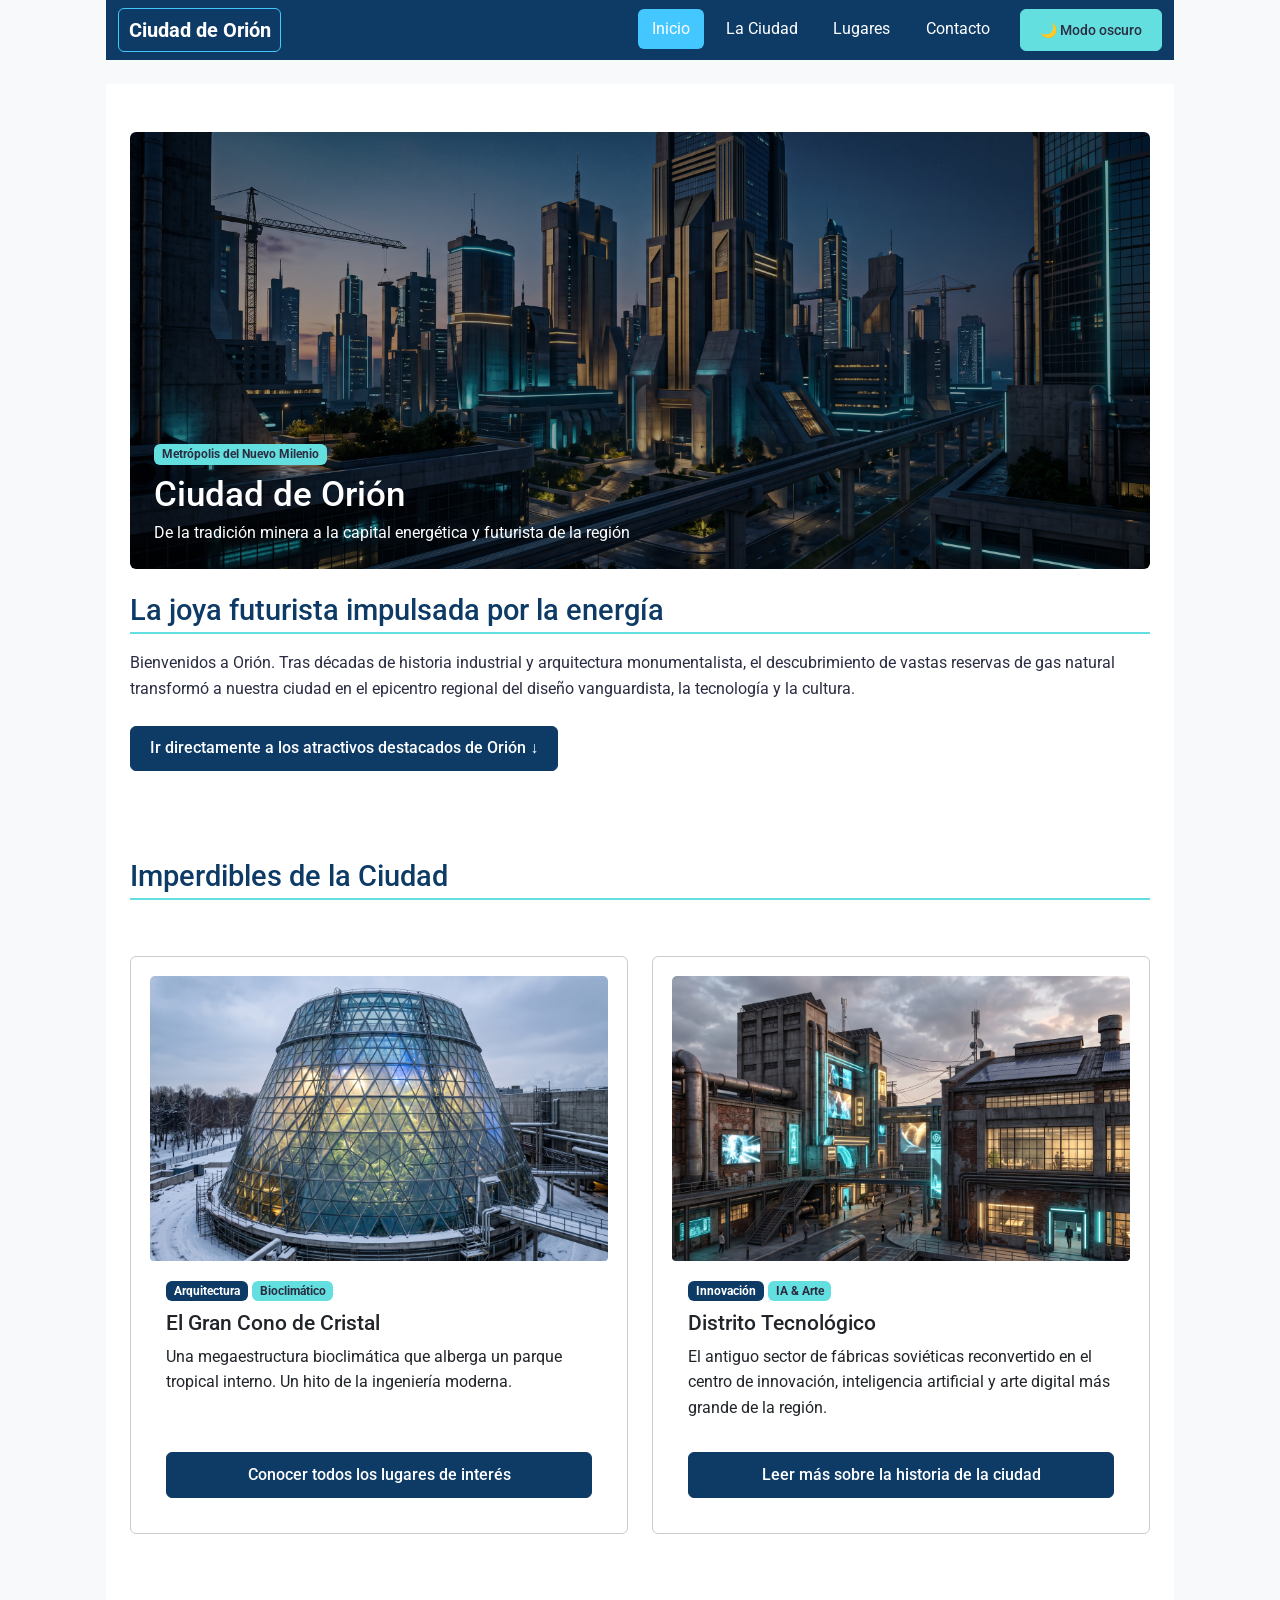
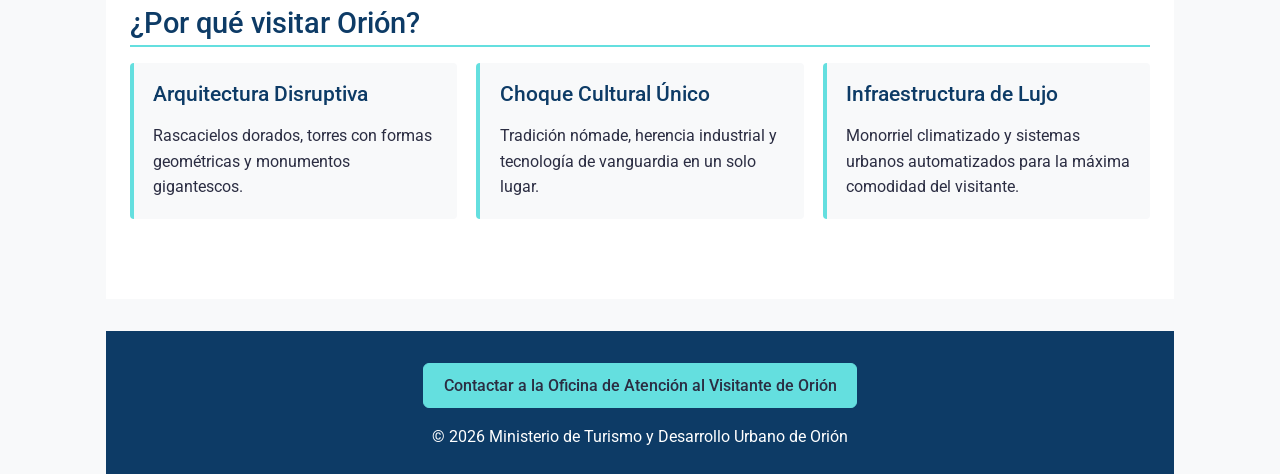
<file: index.html>
<!DOCTYPE html>
<html lang="es">
<head>
    <meta charset="UTF-8">
    <meta name="viewport" content="width=device-width, initial-scale=1.0">
    <title>Ciudad de Orión - Inicio</title>

    <link rel="preconnect" href="https://fonts.googleapis.com">
    <link rel="preconnect" href="https://fonts.gstatic.com" crossorigin>
    <link href="https://fonts.googleapis.com/css2?family=Roboto:wght@400;500;700&display=swap" rel="stylesheet">

    <link href="https://cdn.jsdelivr.net/npm/bootstrap@5.3.3/dist/css/bootstrap.min.css" rel="stylesheet">
    <link rel="stylesheet" href="css/estilos.css">
</head>
<body>

    <header class="header-sticky">
        <nav class="navbar navbar-expand-lg navbar-dark bg-orion" aria-label="Navegación principal">
            <div class="container-fluid">
                <a class="navbar-brand fw-bold" href="index.html">Ciudad de Orión</a>
                
                <button class="navbar-toggler" type="button" data-bs-toggle="collapse" data-bs-target="#menuOrion" aria-controls="menuOrion" aria-expanded="false" aria-label="Abrir menú de navegación">
                    <span class="navbar-toggler-icon"></span>
                </button>

                <div class="collapse navbar-collapse justify-content-end" id="menuOrion">
                    <ul class="navbar-nav gap-2">
                        <li class="nav-item">
                            <a class="nav-link active" aria-current="page" href="index.html">Inicio</a>
                        </li>
                        <li class="nav-item">
                            <a class="nav-link" href="ciudad.html">La Ciudad</a>
                        </li>
                        <li class="nav-item">
                            <a class="nav-link" href="lugares.html">Lugares</a>
                        </li>
                        <li class="nav-item">
                            <a class="nav-link" href="contactos.html">Contacto</a>
                        </li>
                        <li class="nav-item">
                            <button id="btn-modo" class="btn btn-orion-claro btn-sm ms-lg-2 mt-2 mt-lg-0" type="button">
                                🌙 Modo oscuro
                            </button>
                        </li>
</li>
                    </ul>
                </div>
            </div>
        </nav>
    </header>

    <main id="contenido-principal">

        <section aria-labelledby="titulo-bienvenida">
            <div class="hero-contenedor">
                <img src="img/heroOrion.jfif" alt="Vista nocturna de los rascacielos futuristas con formas geométricas e iluminación en la ciudad de Orión">
                <div class="hero-texto">
                    <span class="badge bg-orion-secundario mb-2">Metrópolis del Nuevo Milenio</span>
                    <h1 id="titulo-bienvenida">Ciudad de Orión</h1>
                    <p class="mb-0">De la tradición minera a la capital energética y futurista de la región</p>
                </div>
            </div>

            <div class="mt-4">
                <h2>La joya futurista impulsada por la energía</h2>
                <p>
                    Bienvenidos a Orión. Tras décadas de historia industrial y arquitectura monumentalista, el descubrimiento 
                    de vastas reservas de gas natural transformó a nuestra ciudad en el epicentro regional del diseño vanguardista, 
                    la tecnología y la cultura.
                </p>
                <a href="#destacados" class="btn btn-orion">Ir directamente a los atractivos destacados de Orión ↓</a>
            </div>
        </section>

        <section id="destacados" class="container px-0" aria-labelledby="titulo-destacados">
            <h2 id="titulo-destacados">Imperdibles de la Ciudad</h2>

            <div class="row g-4 mt-1">
                <div class="col-12 col-md-6">
                    <article class="card h-100 card-orion">
                        <img src="img/conoCristal.jfif" class="card-img-top m-0" alt="Estructura cónica gigante de vidrio iluminada desde el interior rodeada de nieve">
                        <div class="card-body d-flex flex-column">
                            <div class="mb-2">
                                <span class="badge bg-orion-primario">Arquitectura</span>
                                <span class="badge bg-orion-secundario">Bioclimático</span>
                            </div>
                            <h3 class="card-title">El Gran Cono de Cristal</h3>
                            <p class="card-text">
                                Una megaestructura bioclimática que alberga un parque tropical interno. 
                                Un hito de la ingeniería moderna.
                            </p>
                            <a href="lugares.html" class="btn btn-orion mt-auto">Conocer todos los lugares de interés</a>
                        </div>
                    </article>
                </div>

                <div class="col-12 col-md-6">
                    <article class="card h-100 card-orion">
                        <img src="img/distritoTec.jfif" class="card-img-top m-0" alt="Complejo tecnológico con pantallas digitales y estructuras de acero industrial">
                        <div class="card-body d-flex flex-column">
                            <div class="mb-2">
                                <span class="badge bg-orion-primario">Innovación</span>
                                <span class="badge bg-orion-secundario">IA &amp; Arte</span>
                            </div>
                            <h3 class="card-title">Distrito Tecnológico</h3>
                            <p class="card-text">
                                El antiguo sector de fábricas soviéticas reconvertido en el centro de innovación, 
                                inteligencia artificial y arte digital más grande de la región.
                            </p>
                            <a href="ciudad.html" class="btn btn-orion mt-auto">Leer más sobre la historia de la ciudad</a>
                        </div>
                    </article>
                </div>
            </div>
        </section>

        <section aria-labelledby="titulo-razones">
            <h2 id="titulo-razones">¿Por qué visitar Orión?</h2>
            <div class="razones-flex">
                <div class="razon-item">
                    <h3>Arquitectura Disruptiva</h3>
                    <p class="mb-0">Rascacielos dorados, torres con formas geométricas y monumentos gigantescos.</p>
                </div>
                <div class="razon-item">
                    <h3>Choque Cultural Único</h3>
                    <p class="mb-0">Tradición nómade, herencia industrial y tecnología de vanguardia en un solo lugar.</p>
                </div>
                <div class="razon-item">
                    <h3>Infraestructura de Lujo</h3>
                    <p class="mb-0">Monorriel climatizado y sistemas urbanos automatizados para la máxima comodidad del visitante.</p>
                </div>
            </div>
        </section>

    </main>

    <footer>
        <p>
            <a href="contactos.html" class="btn btn-orion-claro">Contactar a la Oficina de Atención al Visitante de Orión</a>
        </p>
        <p class="mb-0">&copy; 2026 Ministerio de Turismo y Desarrollo Urbano de Orión</p>
    </footer>

    <script src="https://cdn.jsdelivr.net/npm/bootstrap@5.3.3/dist/js/bootstrap.bundle.min.js"></script>
    <script src="js/main.js"></script>
</body>
</html>
</file>
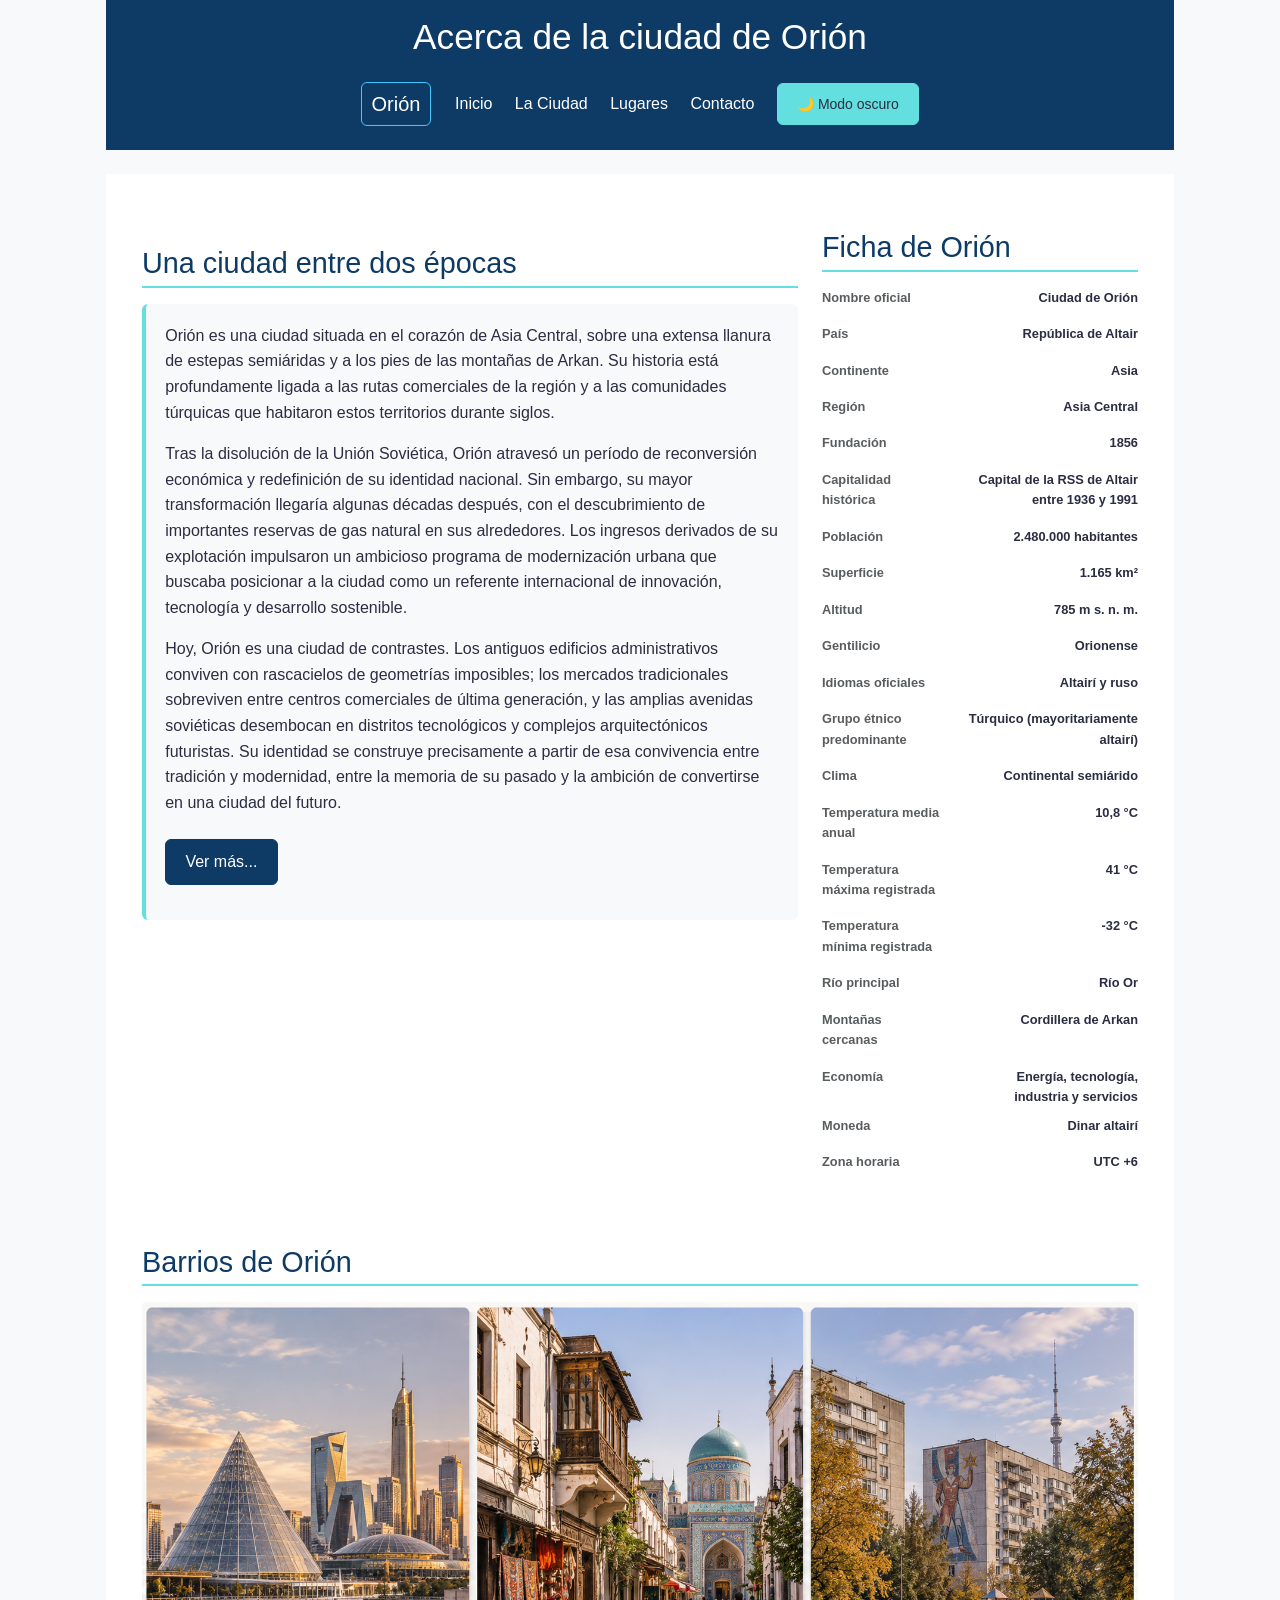
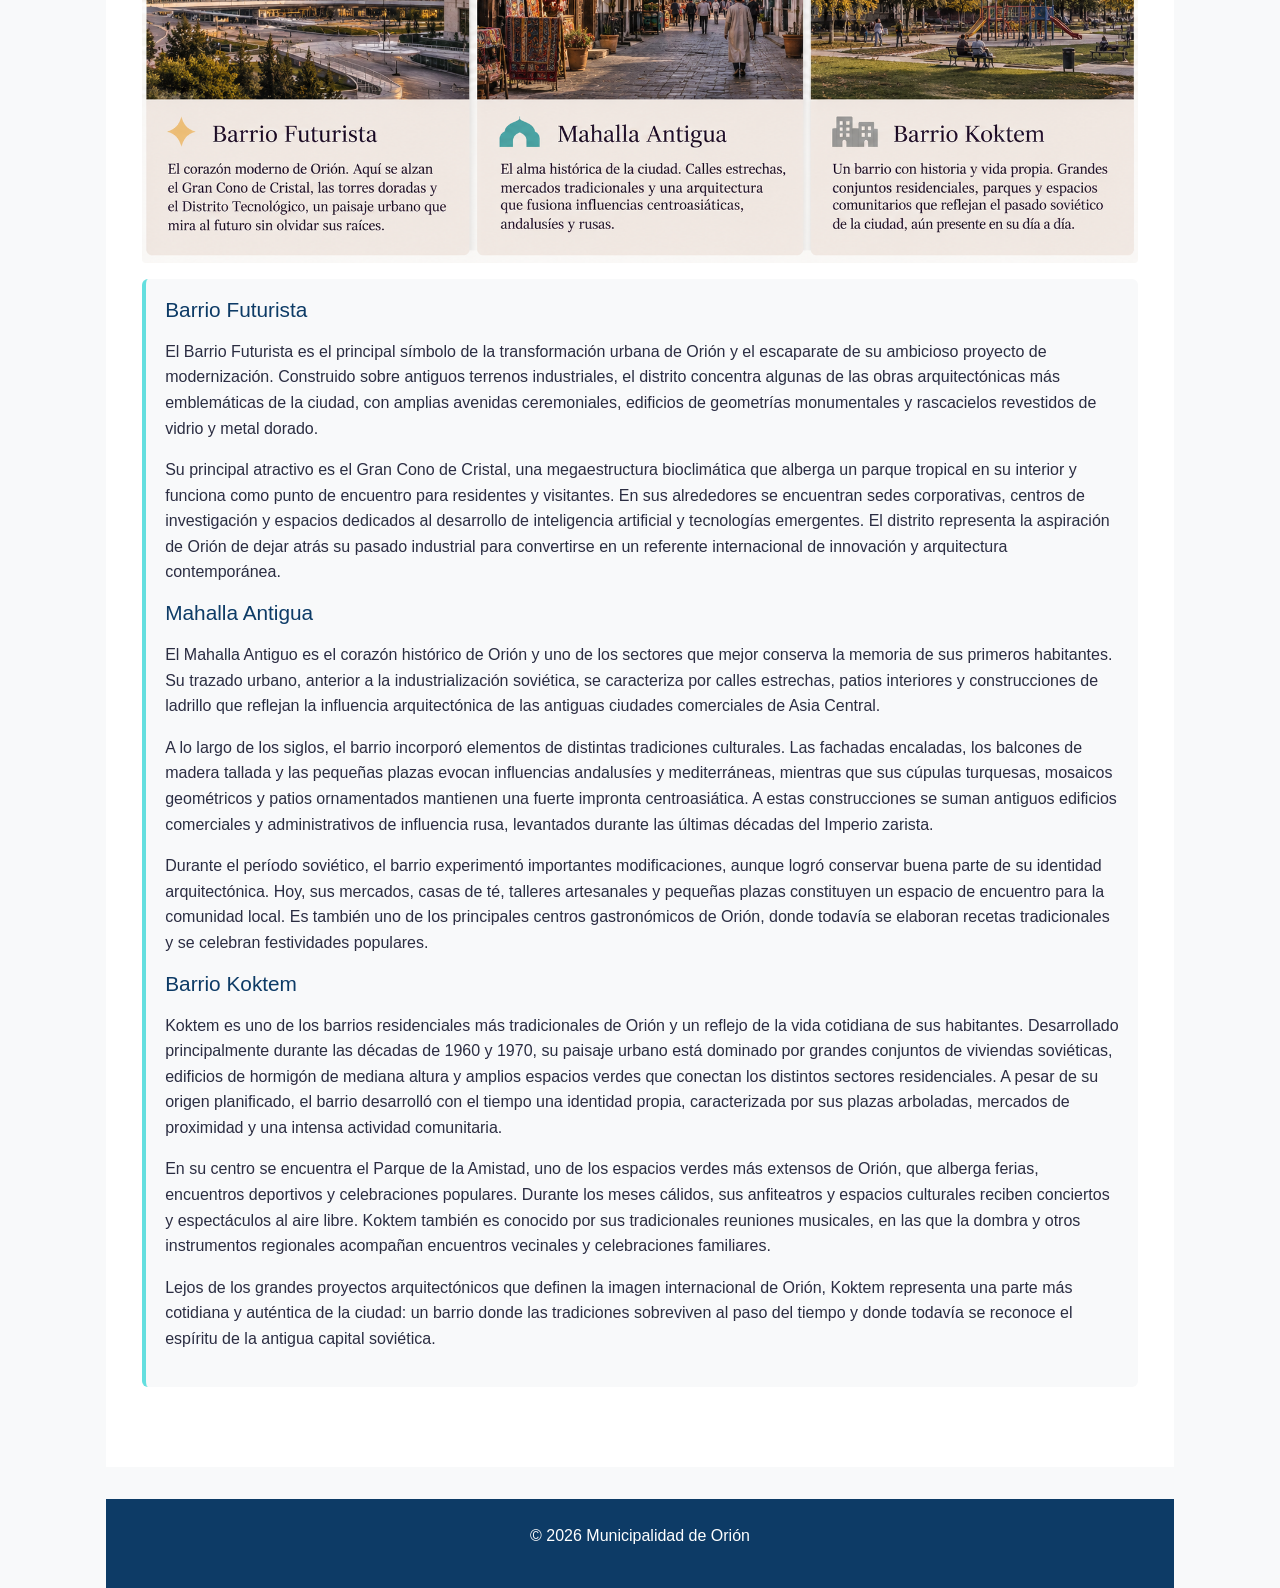
<file: ciudad.html>
<!DOCTYPE html>
<html lang="es">
<head>
    <meta charset="UTF-8">
    <meta name="viewport" content="width=device-width, initial-scale=1.0">
    <title>Acerca de la ciudad de Orión</title>

    <link href="https://cdn.jsdelivr.net/npm/bootstrap@5.3.8/dist/css/bootstrap.min.css" rel="stylesheet" integrity="sha384-sRIl4kxILFvY47J16cr9ZwB07vP4J8+LH7qKQnuqkuIAvNWLzeN8tE5YBujZqJLB" crossorigin="anonymous">
    <!-- Hoja de estilos compartida -->
    <link rel="stylesheet" href="css/estilos.css">
</head>
<body>
    <header>
        <h1>Acerca de la ciudad de Orión</h1>
        <div class="d-lg-flex justify-content-center">
            <nav class="navbar navbar-expand-lg">
                <div class="container-fluid">
                    <a class="navbar-brand" href="index.html">Orión</a>
                    <button class="navbar-toggler" type="button" data-bs-toggle="collapse" data-bs-target="#navbarSupportedContent" aria-controls="navbarSupportedContent" aria-expanded="false" aria-label="Toggle navigation">
                    <span class="navbar-toggler-icon"></span>
                    </button>
                    <div class="collapse navbar-collapse" id="navbarSupportedContent">
                        <ul class="navbar-nav me-auto mb-2 mb-lg-0">
                            <li class="nav-item">
                                <a class="nav-link" href="index.html">Inicio</a>
                            </li>
                            <li class="nav-item">
                                <a class="nav-link active" aria-current="page" href="ciudad.html">La Ciudad</a>
                            </li>
                            <li class="nav-item">
                                <a class="nav-link" href="Lugares.html">Lugares</a>
                            </li>
                            <li class="nav-item">
                                <a class="nav-link" href="contactos.html">Contacto</a>
                            </li>
                            <li class="nav-item">
                                <button id="btn-modo" class="btn btn-orion-claro btn-sm ms-lg-2 mt-2 mt-lg-0" type="button">
                                    🌙 Modo oscuro
                                </button>
                            </li>
                        </ul>
                    </div>
                </div>
            </nav>
        </div>
        
    </header>

    <main> 
        <div class="container">
            <div class="row">
                <section class="col-12 col-lg-8">
                    <h2>Una ciudad entre dos épocas</h2>
                    <article>
                        <p>
                            Orión es una ciudad situada en el corazón de Asia Central, sobre una extensa llanura de estepas semiáridas y a los pies de las montañas de Arkan. Su historia está profundamente ligada a las rutas comerciales de la región y a las comunidades túrquicas que habitaron estos territorios durante siglos.
                        </p>
                       
                        <p>
                            Tras la disolución de la Unión Soviética, Orión atravesó un período de reconversión económica y redefinición de su identidad nacional. Sin embargo, su mayor transformación llegaría algunas décadas después, con el descubrimiento de importantes reservas de gas natural en sus alrededores. Los ingresos derivados de su explotación impulsaron un ambicioso programa de modernización urbana que buscaba posicionar a la ciudad como un referente internacional de innovación, tecnología y desarrollo sostenible.
                        </p>
                        <p>
                            Hoy, Orión es una ciudad de contrastes. Los antiguos edificios administrativos conviven con rascacielos de geometrías imposibles; los mercados tradicionales sobreviven entre centros comerciales de última generación, y las amplias avenidas soviéticas desembocan en distritos tecnológicos y complejos arquitectónicos futuristas. Su identidad se construye precisamente a partir de esa convivencia entre tradición y modernidad, entre la memoria de su pasado y la ambición de convertirse en una ciudad del futuro.
                        </p>
                        <button class="btn btn-primary mb-3" type="button" id="btn-ver-mas" aria-expanded="false" aria-controls="collapseExample">
                            Ver más...
                        </button>
                        <div class="collapse" id="collapseExample">
                            <h3>Identidad y costumbres</h3>
                        <p>
                            La cultura de Orión conserva una fuerte influencia de las tradiciones túrquicas y nómades de Asia Central. La hospitalidad, las reuniones familiares y la gastronomía tradicional ocupan un lugar central en la vida cotidiana. Aunque la ciudad ha experimentado una acelerada modernización, muchas de sus costumbres siguen vinculadas a la vida comunitaria y al legado de las antiguas poblaciones de las estepas.
                        </p>
                        <p>
                            Entre las celebraciones más importantes se encuentra el Nauryz, festividad que marca el comienzo de la primavera y representa la renovación, la prosperidad y la unidad comunitaria. Durante esos días, las plazas se llenan de música, danzas, gastronomía regional y competiciones deportivas tradicionales.
                        </p>
                        <p>
                            Los deportes nómades también mantienen una presencia destacada. Disciplinas como el kok-boru, la lucha tradicional y las competencias ecuestres forman parte de la identidad cultural de la región. Cada año, Orión organiza un festival internacional inspirado en los World Nomad Games, que reúne a participantes de distintos países y comunidades de Asia Central.
                        </p>
                        <p>
                            A pesar de su imagen futurista, la ciudad conserva así un vínculo estrecho con sus raíces culturales: una identidad que no busca reemplazar el pasado, sino integrarlo a una nueva forma de vida urbana.
                        </p>
                        <h3>El nacimiento de una nueva Orión</h3>
                        <p>
                            La transformación económica de Orión no solo modificó su paisaje urbano, sino también su estructura productiva. A partir de la década de 2010, el gobierno de Altair impulsó un ambicioso programa de diversificación económica que buscaba reducir la dependencia de los hidrocarburos y posicionar al país como un referente regional en ciencia y tecnología.
                        </p>
                        <p>
                            El proyecto tuvo como principal protagonista al antiguo cinturón industrial soviético, que fue reconvertido progresivamente en el actual Distrito Tecnológico de Orión. Las antiguas fábricas y plantas de producción dieron paso a centros de investigación, parques de innovación, universidades tecnológicas y sedes de empresas dedicadas al desarrollo de software, inteligencia artificial, robótica y biotecnología.
                        </p>
                        <p>
                            En la actualidad, el distrito concentra buena parte de la infraestructura científica y digital del país. Entre sus instalaciones destacan el Centro Nacional de Inteligencia Artificial, especializado en aprendizaje automático y automatización industrial; el Instituto de Energías Avanzadas, dedicado al desarrollo de tecnologías para la explotación energética y la transición hacia fuentes renovables; y un extenso complejo de centros de datos que aprovecha las condiciones climáticas de la región para reducir los costos de refrigeración.
                        </p>
                        <p>
                            La modernización también alcanzó los servicios urbanos. Orión cuenta con una infraestructura de conectividad de alta velocidad, sistemas integrados de transporte inteligente y una plataforma digital que centraliza numerosos servicios públicos. Estas iniciativas forman parte del proyecto gubernamental Orión 2040, un plan de desarrollo que aspira a convertir a la ciudad en uno de los principales polos tecnológicos de Eurasia.
                        </p>
                        </div>
                        
                    </article>
                </section>

                <aside class="ficha col-12 col-lg-4">
                    <h2>Ficha de Orión</h2>
                    <dl class="row">
                        <dt class="col-5 text-muted mb-3">Nombre oficial</dt>
                        <dd class="col-7 fw-semibold text-end">Ciudad de Orión</dd>

                        <dt class="col-5 text-muted mb-3">País</dt>
                        <dd class="col-7 fw-semibold text-end">República de Altair</dd>

                        <dt class="col-5 text-muted mb-3">Continente</dt>
                        <dd class="col-7 fw-semibold text-end">Asia</dd>

                        <dt class="col-5 text-muted mb-3">Región</dt>
                        <dd class="col-7 fw-semibold text-end">Asia Central</dd>

                        <dt class="col-5 text-muted mb-3">Fundación</dt>
                        <dd class="col-7 fw-semibold text-end">1856</dd>

                        <dt class="col-5 text-muted mb-3">Capitalidad histórica </dt>
                        <dd class="col-7 fw-semibold text-end">Capital de la RSS de Altair entre 1936 y 1991</dd>

                        <dt class="col-5 text-muted mb-3">Población</dt>
                        <dd class="col-7 fw-semibold text-end">2.480.000 habitantes</dd>

                        <dt class="col-5 text-muted mb-3">Superficie</dt>
                        <dd class="col-7 fw-semibold text-end">1.165 km²</dd>

                        <dt class="col-5 text-muted mb-3">Altitud</dt>
                        <dd class="col-7 fw-semibold text-end">785 m s. n. m.</dd>

                        <dt class="col-5 text-muted mb-3">Gentilicio</dt>
                        <dd class="col-7 fw-semibold text-end">Orionense</dd>

                        <dt class="col-5 text-muted mb-3">Idiomas oficiales</dt>
                        <dd class="col-7 fw-semibold text-end">Altairí y ruso</dd>

                        <dt class="col-5 text-muted mb-3">Grupo étnico predominante</dt>
                        <dd class="col-7 fw-semibold text-end">Túrquico (mayoritariamente altairí)</dd>

                        <dt class="col-5 text-muted mb-3">Clima</dt>
                        <dd class="col-7 fw-semibold text-end">Continental semiárido</dd>

                        <dt class="col-5 text-muted mb-3">Temperatura media anual</dt>
                        <dd class="col-7 fw-semibold text-end">10,8 °C</dd>

                        <dt class="col-5 text-muted mb-3">Temperatura máxima registrada</dt>
                        <dd class="col-7 fw-semibold text-end">41 °C</dd>

                        <dt class="col-5 text-muted mb-3">Temperatura mínima registrada</dt>
                        <dd class="col-7 fw-semibold text-end">-32 °C</dd>

                        <dt class="col-5 text-muted mb-3">Río principal</dt>
                        <dd class="col-7 fw-semibold text-end">Río Or</dd>

                        <dt class="col-5 text-muted mb-3">Montañas cercanas</dt>
                        <dd class="col-7 fw-semibold text-end">Cordillera de Arkan</dd>

                        <dt class="col-5 text-muted mb-3">Economía</dt>
                        <dd class="col-7 fw-semibold text-end">Energía, tecnología, industria y servicios</dd>

                        <dt class="col-5 text-muted mb-3">Moneda</dt>
                        <dd class="col-7 fw-semibold text-end">Dinar altairí</dd>

                        <dt class="col-5 text-muted mb-3">Zona horaria</dt>
                        <dd class="col-7 fw-semibold text-end">UTC +6</dd>       
                    </dl>
                </aside>
            </div>

            <div class="row">
                <section class="col-12">
                    <h2>Barrios de Orión</h2>
                     <img src="img/barrios.png" alt="Tríptico de los 3 barrios mencionados de Orión: Futurista, Mahalla y Koktem">
                    <article>
                        <h3>Barrio Futurista</h3>
                        <p>
                            El Barrio Futurista es el principal símbolo de la transformación urbana de Orión y el escaparate de su ambicioso proyecto de modernización. Construido sobre antiguos terrenos industriales, el distrito concentra algunas de las obras arquitectónicas más emblemáticas de la ciudad, con amplias avenidas ceremoniales, edificios de geometrías monumentales y rascacielos revestidos de vidrio y metal dorado.
                        </p>
                        <p>
                            Su principal atractivo es el Gran Cono de Cristal, una megaestructura bioclimática que alberga un parque tropical en su interior y funciona como punto de encuentro para residentes y visitantes. En sus alrededores se encuentran sedes corporativas, centros de investigación y espacios dedicados al desarrollo de inteligencia artificial y tecnologías emergentes. El distrito representa la aspiración de Orión de dejar atrás su pasado industrial para convertirse en un referente internacional de innovación y arquitectura contemporánea.
                        </p>

                        <h3>Mahalla Antigua</h3>
                        <p>
                            El Mahalla Antiguo es el corazón histórico de Orión y uno de los sectores que mejor conserva la memoria de sus primeros habitantes. Su trazado urbano, anterior a la industrialización soviética, se caracteriza por calles estrechas, patios interiores y construcciones de ladrillo que reflejan la influencia arquitectónica de las antiguas ciudades comerciales de Asia Central.
                        </p>
                        <p>
                            A lo largo de los siglos, el barrio incorporó elementos de distintas tradiciones culturales. Las fachadas encaladas, los balcones de madera tallada y las pequeñas plazas evocan influencias andalusíes y mediterráneas, mientras que sus cúpulas turquesas, mosaicos geométricos y patios ornamentados mantienen una fuerte impronta centroasiática. A estas construcciones se suman antiguos edificios comerciales y administrativos de influencia rusa, levantados durante las últimas décadas del Imperio zarista.
                        </p>
                        <p>
                            Durante el período soviético, el barrio experimentó importantes modificaciones, aunque logró conservar buena parte de su identidad arquitectónica. Hoy, sus mercados, casas de té, talleres artesanales y pequeñas plazas constituyen un espacio de encuentro para la comunidad local. Es también uno de los principales centros gastronómicos de Orión, donde todavía se elaboran recetas tradicionales y se celebran festividades populares.
                        </p>
                        <h3>Barrio Koktem</h3>
                        <p>
                            Koktem es uno de los barrios residenciales más tradicionales de Orión y un reflejo de la vida cotidiana de sus habitantes. Desarrollado principalmente durante las décadas de 1960 y 1970, su paisaje urbano está dominado por grandes conjuntos de viviendas soviéticas, edificios de hormigón de mediana altura y amplios espacios verdes que conectan los distintos sectores residenciales. A pesar de su origen planificado, el barrio desarrolló con el tiempo una identidad propia, caracterizada por sus plazas arboladas, mercados de proximidad y una intensa actividad comunitaria.
                        </p>
                        <p>
                            En su centro se encuentra el Parque de la Amistad, uno de los espacios verdes más extensos de Orión, que alberga ferias, encuentros deportivos y celebraciones populares. Durante los meses cálidos, sus anfiteatros y espacios culturales reciben conciertos y espectáculos al aire libre. Koktem también es conocido por sus tradicionales reuniones musicales, en las que la dombra y otros instrumentos regionales acompañan encuentros vecinales y celebraciones familiares.
                        </p>
                        <p>
                            Lejos de los grandes proyectos arquitectónicos que definen la imagen internacional de Orión, Koktem representa una parte más cotidiana y auténtica de la ciudad: un barrio donde las tradiciones sobreviven al paso del tiempo y donde todavía se reconoce el espíritu de la antigua capital soviética.
                        </p>
                    </article>
                </section>
            </div>
        </div>      
        
    </main>

    <footer>
        <p>&copy; 2026 Municipalidad de Orión</p>
    </footer>
    <script src="https://cdn.jsdelivr.net/npm/bootstrap@5.3.8/dist/js/bootstrap.bundle.min.js" integrity="sha384-FKyoEForCGlyvwx9Hj09JcYn3nv7wiPVlz7YYwJrWVcXK/BmnVDxM+D2scQbITxI" crossorigin="anonymous"></script>
    <script src="js/main.js"></script>
    
    <!-- Agrego el script del collapse acá porque en el main.js rompía el js de las demás páginas: -->
    <script>
        const btnVerMas = document.querySelector('#btn-ver-mas');
        btnVerMas.addEventListener('click', () => {
            const collapseElementList = document.querySelectorAll('.collapse')
            const collapseList = [...collapseElementList].map(collapseEl => new bootstrap.Collapse(collapseEl))
        });
    </script>
</body>
</html>
</file>
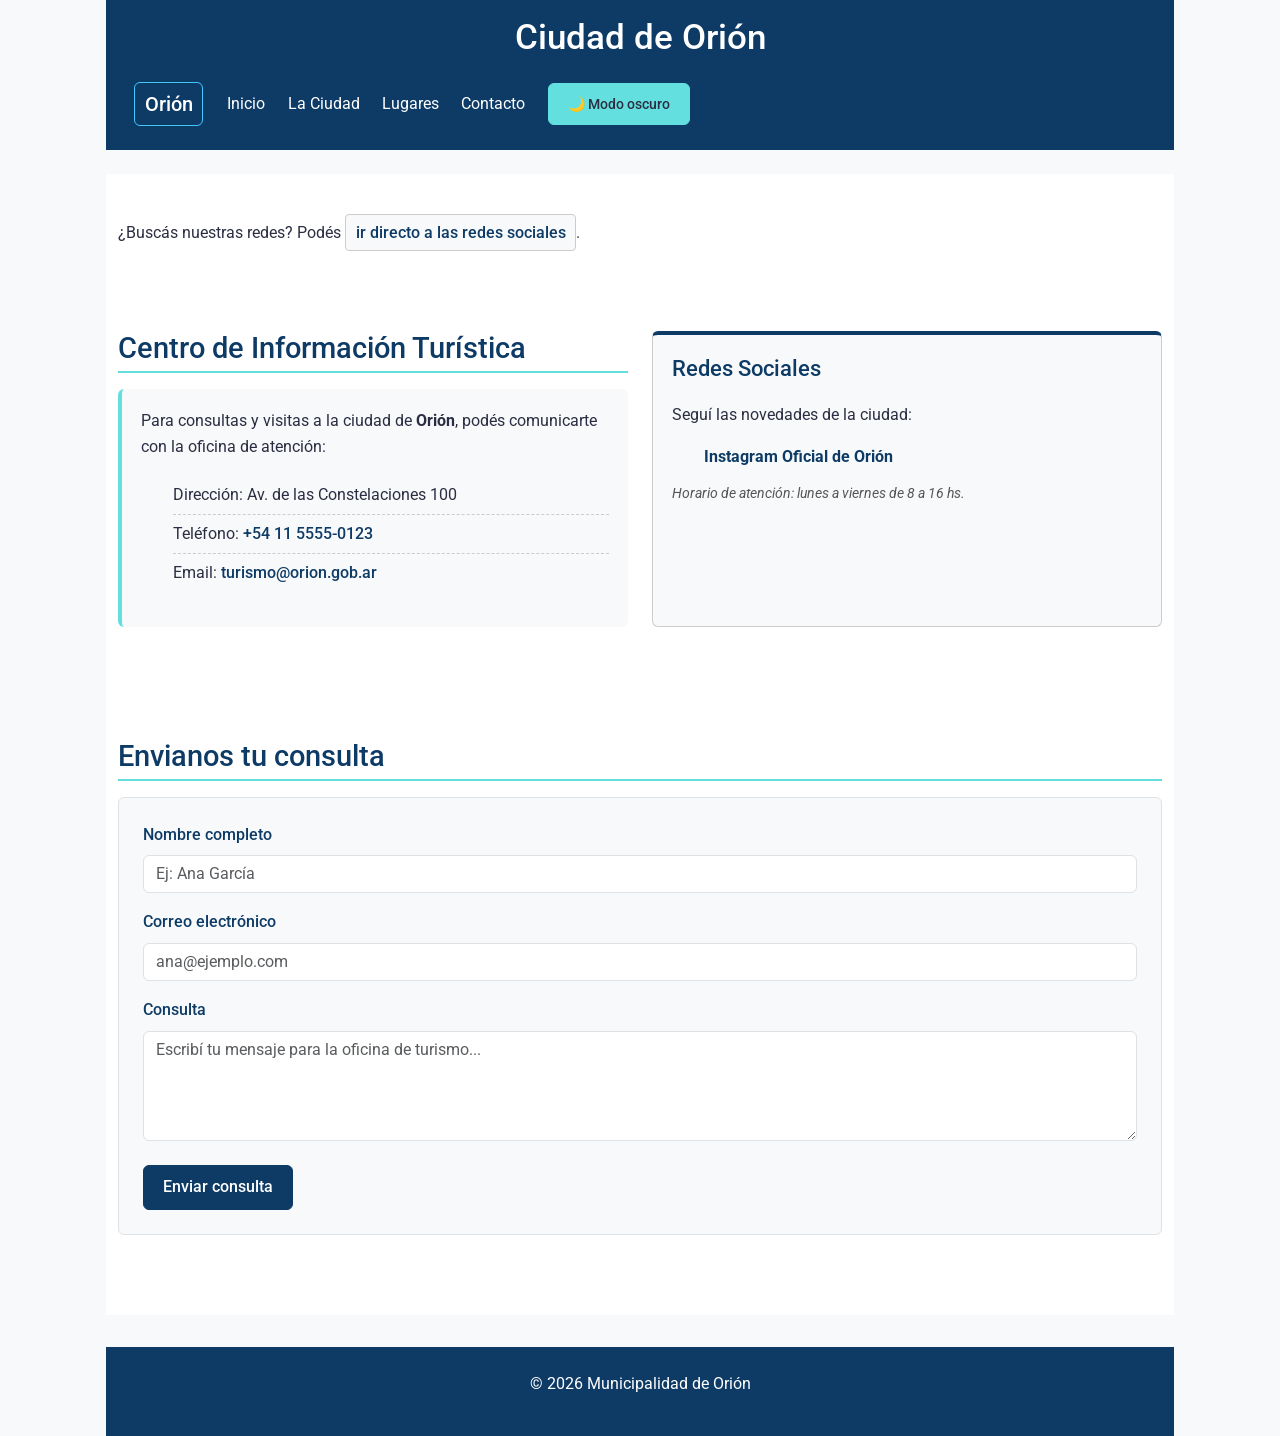
<file: contactos.html>
<!DOCTYPE html>
<html lang="es">
<head>
    <meta charset="UTF-8">
    <meta name="viewport" content="width=device-width, initial-scale=1.0">
    <title>Contacto - Ciudad de Orión</title>

    <!-- cdn de bootstrap -->
    <link href="https://cdn.jsdelivr.net/npm/bootstrap@5.3.8/dist/css/bootstrap.min.css" rel="stylesheet" integrity="sha384-sRIl4kxILFvY47J16cr9ZwB07vP4J8+LH7qKQnuqkuIAvNWLzeN8tE5YBujZqJLB" crossorigin="anonymous">

    <!-- fuente roboto -->
    <link rel="preconnect" href="https://fonts.googleapis.com">
    <link rel="preconnect" href="https://fonts.gstatic.com" crossorigin>
    <link href="https://fonts.googleapis.com/css2?family=Roboto:wght@400;500;700&display=swap" rel="stylesheet">

    <!-- hoja de estilos compartida -->
    <link rel="stylesheet" href="css/estilos.css">
</head>
<body>

    <header>
        <h1>Ciudad de Orión</h1>
        
        <!-- navbar con menu hamburguesa para telefono -->
        <nav class="navbar navbar-expand-lg">
            <div class="container-fluid">
                <a class="navbar-brand" href="index.html">Orión</a>
                <button class="navbar-toggler" type="button" data-bs-toggle="collapse" data-bs-target="#navbarSupportedContent" aria-controls="navbarSupportedContent" aria-expanded="false" aria-label="abrir menu">
                    <span class="navbar-toggler-icon"></span>
                </button>
                <div class="collapse navbar-collapse" id="navbarSupportedContent">
                    <ul class="navbar-nav me-auto mb-2 mb-lg-0">
                        <li class="nav-item">
                            <a class="nav-link" href="index.html">Inicio</a>
                        </li>
                        <li class="nav-item">
                            <a class="nav-link" href="ciudad.html">La Ciudad</a>
                        </li>
                        <li class="nav-item">
                            <a class="nav-link" href="Lugares.html">Lugares</a>
                        </li>
                        <li class="nav-item">
                            <a class="nav-link active" aria-current="page" href="contactos.html">Contacto</a>
                        </li>
                        <li class="nav-item">
                            <button id="btn-modo" class="btn btn-orion-claro btn-sm ms-lg-2 mt-2 mt-lg-0" type="button">
                                🌙 Modo oscuro
                            </button>
                        </li>
                    </ul>
                </div>
            </div>
        </nav>
    </header>

    <main class="container">
        <!-- salto hacia las redes -->
        <p>¿Buscás nuestras redes? Podés <a href="#redes">ir directo a las redes sociales</a>.</p>

        <!-- grilla bootstrap: 1 columna en celu y 2 columnas en pc -->
        <div class="row g-4 mt-2">
            
            <!-- columna 1: informacion de atencion -->
            <section class="col-12 col-md-6">
                <h2>Centro de Información Turística</h2>
                <article>
                    <p>
                        Para consultas y visitas a la ciudad de <strong>Orión</strong>, podés comunicarte con la oficina de atención:
                    </p>
                    <address>
                        <ul>
                            <li>Dirección: Av. de las Constelaciones 100</li>
                            <li>Teléfono: <a href="tel:+541155550123">+54 11 5555-0123</a></li>
                            <li>Email: <a href="mailto:turismo@orion.gob.ar">turismo@orion.gob.ar</a></li>
                        </ul>
                    </address>
                </article>
            </section>

            <!-- columna 2: bloque de redes con id -->
            <aside class="col-12 col-md-6 d-flex">
                <div id="redes">
                    <h2>Redes Sociales</h2>
                    <p>Seguí las novedades de la ciudad:</p>
                    <ul>
                        <li>
                            <a href="https://instagram.com" target="_blank" rel="noopener noreferrer">Instagram Oficial de Orión</a>
                        </li>
                    </ul>
                    <p><em>Horario de atención: lunes a viernes de 8 a 16 hs.</em></p>
                </div>
            </aside>

        </div>

        <!-- formulario de contacto con validacion js -->
        <section class="mt-4">
            <h2>Envianos tu consulta</h2>
            <form id="form-contacto" class="p-4 rounded border" novalidate>
                <div class="mb-3">
                    <label for="nombre" class="form-label">Nombre completo</label>
                    <input type="text" class="form-control" id="nombre" name="nombre" placeholder="Ej: Ana García" required>
                </div>

                <div class="mb-3">
                    <label for="email" class="form-label">Correo electrónico</label>
                    <input type="email" class="form-control" id="email" name="email" placeholder="ana@ejemplo.com" required>
                </div>

                <div class="mb-3">
                    <label for="mensaje" class="form-label">Consulta</label>
                    <textarea class="form-control" id="mensaje" name="mensaje" rows="4" placeholder="Escribí tu mensaje para la oficina de turismo..." required></textarea>
                </div>

                <button type="submit" class="btn">Enviar consulta</button>

                <!-- mensaje dinamico de error o exito desde js -->
                <div id="mensaje-feedback" role="alert"></div>
            </form>
        </section>
    </main>

    <footer>
        <p>&copy; 2026 Municipalidad de Orión</p>
    </footer>

    <!-- script de bootstrap para que funcione el boton del menu -->
    <script src="https://cdn.jsdelivr.net/npm/bootstrap@5.3.8/dist/js/bootstrap.bundle.min.js" integrity="sha384-FKyoEForCGlyvwx9Hj09JcYn3nv7wiPVlz7YYwJrWVcXK/BmnVDxM+D2scQbITxI" crossorigin="anonymous"></script>

    <!-- script propio del sitio -->
    <script src="js/main.js"></script>
</body>
</html>
</file>
<file: css/estilos.css>
/* Paleta alternativa 1 - Neo-futurist utopia */

/*:root {
  --color-primario: #56B8F5;      
  --color-secundario: #A5DDFB;
  --color-acento: #777BFA;
  --color-fondo: #E8F7FF;       
  --color-texto: #2b2d42;      
  --color-blanco: #ffffff;
  --color-borde: #cccccc;
  --color-hover: #D6C8FF;         
  --fuente-principal: 'Roboto', sans-serif;
}*/

/* Paleta alternativa 2 - Cosmic abundance */

/*:root {
  --color-primario: #354C91;      
  --color-secundario: #6D83D9;
  --color-acento: #F6BFEA;
  --color-fondo: #171F46;       
  --color-texto: #ffffff;      
  --color-blanco: #ffffff;
  --color-borde: #cccccc;
  --color-hover: #B4A7F7;         
  --fuente-principal: 'Roboto', sans-serif;
}*/

/* Paleta alternativa 3 - Cosmic abundance - Deep space edition */

/*:root {
  --color-primario: #0E2A47;      
  --color-secundario: #8A6CFF;
  --color-acento: #F6BFEA;
  --color-fondo: #536FAF;       
  --color-texto: #D9E8FF;      
  --color-blanco: #ffffff;
  --color-borde: #D9E8FF;
  --color-hover: #B4A7F7;         
  --fuente-principal: 'Roboto', sans-serif;
}*/

/* Paleta alternativa 4 - Quantum Oasis — Dark futuristic edition */

/*:root {
  --color-primario: #0B0F14;      
  --color-secundario: #3DF2E0;
  --color-acento: #22B8A9;
  --color-fondo: #1C3D46;       
  --color-texto: #C2FFF5;      
  --color-blanco: #ffffff;
  --color-borde: #C2FFF5;
  --color-hover: #8AF5E8;         
  --fuente-principal: 'Roboto', sans-serif;
}*/

/* Kevin CSS */
:root {
  --color-primario: #0d3b66;      
  --color-secundario: #64dfdf;   
  --color-fondo: #f8f9fa;       
  --color-texto: #2b2d42;      
  --color-blanco: #ffffff;
  --color-borde: #cccccc;
  --color-hover: #44c7ff;         
  --fuente-principal: 'Roboto', sans-serif;
}

* {
  box-sizing: border-box;
  margin: 0;
  padding: 0;
}

body {
  font-family: var(--fuente-principal);
  font-size: 16px;
  line-height: 1.6;
  background-color: var(--color-fondo);
  color: var(--color-texto);
  max-width: 1100px;
  margin: 0 auto;
  padding: 0 1rem;
}

h1, h2, h3 {
  color: var(--color-primario);
  margin-bottom: 1rem;
}

h1 {
  font-size: 2.2rem;
}

h2 {
  font-size: 1.8rem;
  border-bottom: 2px solid var(--color-secundario);
  padding-bottom: 0.3rem;
  margin-top: 1.5rem;
}

h3 {
  font-size: 1.3rem;
}

p {
  margin-bottom: 1rem;
}

header {
  display: flex;
  flex-direction: column;
  background-color: var(--color-primario);
  color: var(--color-blanco);
  padding: 1rem;
  gap: 1rem;
}

header nav {
  display: flex;
  justify-content: flex-end;
}

header nav ul {
  list-style: none;
  display: flex;
  gap: 0.4rem; 
  flex-wrap: wrap;
}

header nav a {
  color: var(--color-blanco);
  text-decoration: none;
  font-weight: 500;
  font-size: 0.95rem;
  padding: 0.3rem 0.6rem; 
  border: 1px solid var(--color-hover);
  border-radius: 6px;
  transition: all 0.3s ease;
}

header p {
    font-style: italic;
}

header nav a:hover {
  color: var(--color-blanco);
  background-color: var(--color-hover);
  border-color: var(--color-hover);
}

header h1,
header p {
  text-align: center;
  color: var(--color-blanco);
  margin-bottom: 0;
}

main {
  background-color: var(--color-blanco);
  padding: 2rem 1.5rem;
  margin: 1.5rem 0;
}

section {
  margin-bottom: 2rem;
  padding: 1rem 0;
}

.btn {
  display: inline-block;
  color: var(--color-blanco);
  background-color: var(--color-primario);
  border: 1px solid var(--color-primario);
  padding: 0.6rem 1.2rem;
  border-radius: 6px;
  text-decoration: none;
  font-weight: 500;
  transition: all 0.3s ease;
  margin-top: 0.5rem;
}

.btn:hover {
  transform: translateY(-2px);
  background-color: var(--color-hover);
  border-color: var(--color-hover);
  color: var(--color-blanco);
}

img {
  max-width: 100%;
  height: auto;
  display: block;
  margin: 1rem 0;
  border-radius: 4px;
}

footer {
  background-color: var(--color-primario);
  color: var(--color-blanco);
  text-align: center;
  padding: 1.5rem 1rem;
  margin-top: 2rem;
}

/* CSS AVANZADO Y BOOTSTRAP */

/* Posicionamiento */
.header-sticky {
  position: sticky; /* barra de nav anclada arriba*/
  top: 0;
  z-index: 1000;
  padding: 0; /* Pisa el padding viejo del header para que la navbar quede prolija */
}

.hero-contenedor {
  position: relative;
  border-radius: 6px;
  overflow: hidden;
}

.hero-contenedor img {
  width: 100%;
  margin: 0;
  filter: brightness(0.65); /* Oscurece un poco la foto para que se lea bien el texto */
}

.hero-texto {
  position: absolute;
  bottom: 1.5rem;
  left: 1.5rem;
  right: 1.5rem;
  color: var(--color-blanco);
}

.hero-texto h1 {
  color: var(--color-blanco);
  margin-bottom: 0.3rem;
}

/* Flexbox */
.razones-flex {
  display: flex;
  flex-wrap: wrap;
  gap: 1.2rem;
  margin-top: 1rem;
}

.razon-item {
  flex: 1 1 260px;
  background-color: var(--color-fondo);
  border-left: 4px solid var(--color-secundario);
  padding: 1.2rem;
  border-radius: 4px;
}

/* Bootstrap - personalizaciones */
.bg-orion {
  background-color: var(--color-primario);
}

.navbar-dark .navbar-nav .nav-link {
  color: var(--color-blanco);
  border: 1px solid transparent;
  border-radius: 6px;
  padding: 0.4rem 0.8rem;
  transition: all 0.3s ease;
}

.navbar-dark .navbar-nav .nav-link:hover,
.navbar-dark .navbar-nav .nav-link.active {
  background-color: var(--color-hover);
  color: var(--color-blanco);
}

.bg-orion-primario {
  background-color: var(--color-primario);
  color: var(--color-blanco);
}

.bg-orion-secundario {
  background-color: var(--color-secundario);
  color: var(--color-texto);
}

.card-orion {
  border: 1px solid var(--color-borde);
  transition: transform 0.3s ease, box-shadow 0.3s ease;
}

.card-orion:hover {
  transform: translateY(-4px);
  box-shadow: 0 6px 16px rgba(13, 59, 102, 0.15);
}

.btn-orion {
  background-color: var(--color-primario);
  color: var(--color-blanco);
  border: 1px solid var(--color-primario);
}

.btn-orion:hover {
  background-color: var(--color-hover);
  border-color: var(--color-hover);
  color: var(--color-blanco);
}

.btn-orion-claro {
  background-color: var(--color-secundario);
  color: var(--color-texto);
  border: 1px solid var(--color-secundario);
  font-weight: 500;
}

.btn-orion-claro:hover {
  background-color: var(--color-hover);
  border-color: var(--color-hover);
  color: var(--color-blanco);
}

/* ETAPA 4: MODO OSCURO */
body.oscuro {
  --color-fondo: #12161f;
  --color-blanco: #1c2230;
  --color-texto: #e2e8f0;
  --color-borde: #2d3748;
}

body.oscuro h2,
body.oscuro h3 {
  color: var(--color-secundario);
}

body.oscuro .card-orion {
  background-color: var(--color-blanco);
  color: var(--color-texto);
}

body.oscuro .razon-item {
  background-color: #161b26;
}

/* contraste para letras en modo oscuro */
body.oscuro .navbar-dark .navbar-nav .nav-link,
body.oscuro .hero-texto,
body.oscuro .hero-texto h1,
body.oscuro .hero-texto p,
body.oscuro .btn-orion-claro,
body.oscuro .btn-orion,
body.oscuro footer,
body.oscuro .navbar-brand.fw-bold,
body.oscuro .badge.bg-orion-primario {
  color: #ffffff;
}

body.oscuro .btn-orion-claro, 
body.oscuro .bg-orion-secundario {
  color: #12161f;
}



/* --Seccion de contactos, enlaces generales-- */
main a {
  color: var(--color-primario);
  text-decoration: none;
  font-weight: 500;
  transition: color 0.2s ease;
}

main a:hover {
  color: var(--color-hover);
  text-decoration: none;
}


main > p a {
  display: inline-block;
  background-color: var(--color-fondo);
  padding: 0.3rem 0.6rem;
  border-radius: 4px;
  border: 1px solid var(--color-borde);
  margin-top: 0.5rem;
}

main > p a:hover {
  background-color: var(--color-secundario);
  color: var(--color-primario);
  border-color: var(--color-secundario);
}

/* -- seccion de tarjeta oficina de turismo -- */

section article {
  background-color: var(--color-fondo);
  border-left: 4px solid var(--color-secundario);
  border-radius: 6px;
  padding: 1.2rem;
  margin-top: 1rem;
}

section article ul {
  list-style: none;
  margin-top: 0.8rem;
}

section article li {
  padding: 0.4rem 0;
  border-bottom: 1px dashed var(--color-borde);
}

section article li:last-child {
  border-bottom: none;
}

section article address {
  font-style: normal;
  margin-bottom: 0;
}

/* -- seccion id, seleccion de id. Redes sociales #redes -- */

#redes {
  background-color: var(--color-fondo);
  border: 1px solid var(--color-borde);
  border-top: 4px solid var(--color-primario);
  border-radius: 6px;
  padding: 1.2rem;
  margin-top: 2.5rem;
  margin-bottom: 3rem;
  width: 100%;
}

#redes h2 {
  font-size: 1.4rem;
  margin-top: 0;
  border-bottom: none;
}

#redes ul {
  list-style: none;
  margin: 0.8rem 0;
}

#redes li a {
  display: inline-block;
  color: var(--color-primario);
  font-weight: 700;
}

#redes em {
  display: block;
  font-size: 0.9rem;
  color: #555555;
  margin-top: 0.5rem;
}

/* -- Custom bootstrap navbar -- */

.navbar-nav .nav-link,
.navbar-nav .nav-link.active {
  color: var(--color-blanco);
}

.navbar-brand {
  color: var(--color-blanco);
}

/* -- seccion de formulario de contacto -- */
#form-contacto {
  background-color: var(--color-fondo);
}

#form-contacto .form-label {
  font-weight: 500;
  color: var(--color-primario);
}

/* -- ajustes de color y contraste para modo oscuro en contactos y lugares -- */
body.oscuro header h1,
body.oscuro .navbar-brand,
body.oscuro .navbar-nav .nav-link,
body.oscuro .navbar-nav .nav-link.active,
body.oscuro footer {
  color: #ffffff;
}

body.oscuro #btn-modo {
  background-color: var(--color-secundario);
  color: #12161f;
  border-color: var(--color-secundario);
}

body.oscuro main a,
body.oscuro #redes li a,
body.oscuro #form-contacto .form-label {
  color: var(--color-secundario);
}

body.oscuro main a:hover,
body.oscuro #redes li a:hover {
  color: var(--color-hover);
}

body.oscuro #redes em {
  color: var(--color-texto);
}


/* Ciudad */

.ficha dl dt, 
.ficha dl dd {
  font-size:0.8rem;
}
</file>
